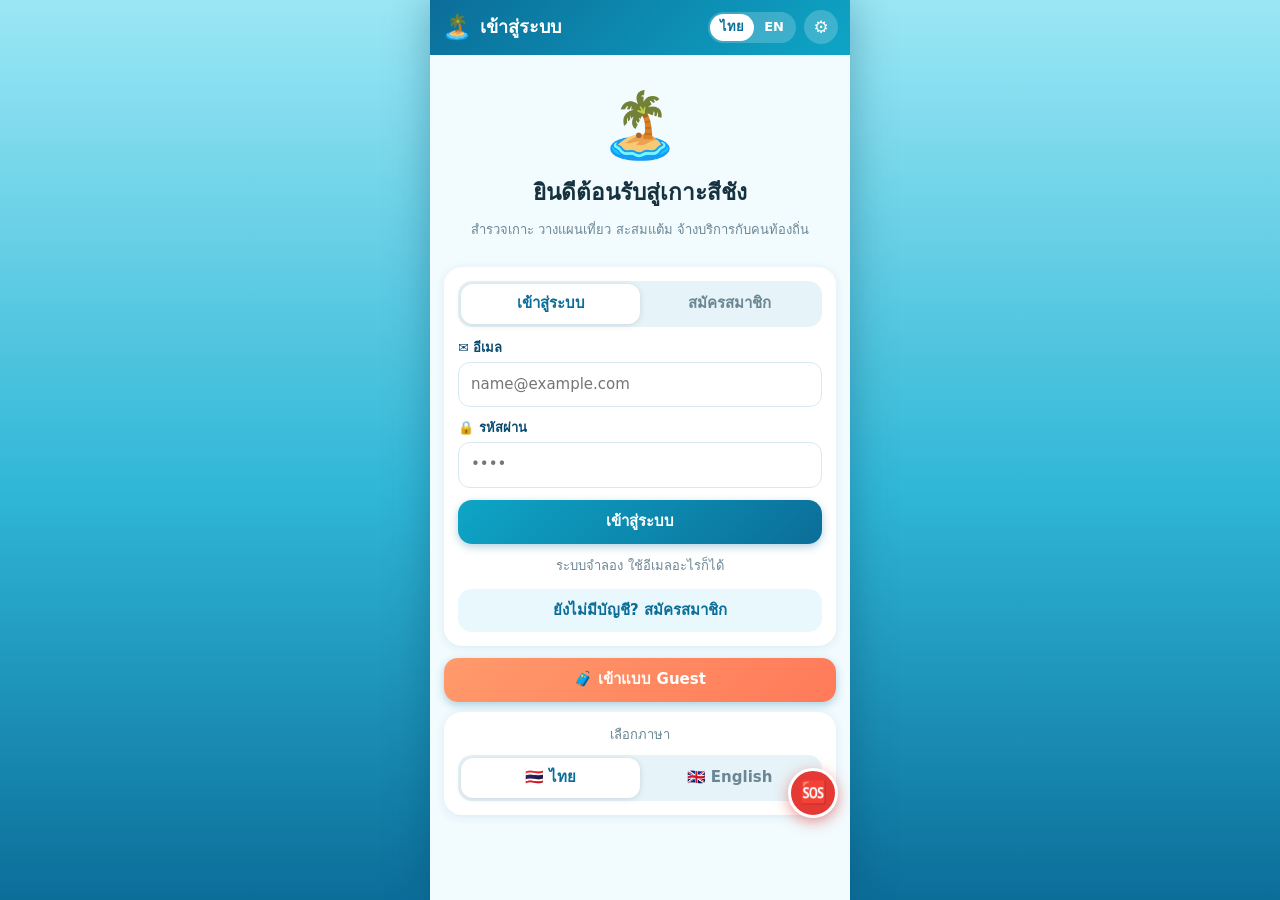
<file: index.html>
<!doctype html>
<html lang="th">
<head>
  <meta charset="utf-8">
  <meta name="viewport" content="width=device-width, initial-scale=1, viewport-fit=cover">
  <meta name="theme-color" content="#0b6e99">
  <title>เกาะสีชัง</title>
  <link rel="stylesheet" href="style.css">
</head>
<body>
  <div class="app" id="app">
    <div id="offline" class="offline" hidden></div>
    <header id="top" class="top"></header>
    <main id="view" class="view"></main>
    <button id="sos" class="sos" data-act="sos" aria-label="SOS">🆘</button>
    <nav id="nav" class="nav" hidden>
      <button data-act="tab" data-to="home"><span class="ni">🏠</span><span class="nl" data-nl="tab_home"></span></button>
      <button data-act="tab" data-to="maps"><span class="ni">🗺️</span><span class="nl" data-nl="tab_maps"></span></button>
      <button data-act="tab" data-to="scan" class="scantab" aria-label="Scan QR"><span class="ni"><svg viewBox="0 0 24 24" width="26" height="26" fill="none" stroke="#fff" stroke-width="2.2" stroke-linecap="round" stroke-linejoin="round"><path d="M4 8V5a1 1 0 0 1 1-1h3M16 4h3a1 1 0 0 1 1 1v3M20 16v3a1 1 0 0 1-1 1h-3M8 20H5a1 1 0 0 1-1-1v-3"/><rect x="8" y="8" width="3" height="3" rx=".5"/><rect x="13" y="8" width="3" height="3" rx=".5"/><rect x="8" y="13" width="3" height="3" rx=".5"/><path d="M14 14h2v2h-2z"/></svg></span><span class="nl" data-nl="tab_scan"></span></button>
      <button data-act="tab" data-to="book"><span class="ni">🎫</span><span class="nl" data-nl="tab_book"></span></button>
      <button data-act="tab" data-to="travel"><span class="ni">⛴️</span><span class="nl" data-nl="tab_travel"></span></button>
    </nav>
    <div id="toasts" class="toasts"></div>
    <div id="modal" class="modal" data-act="closeModalBg" hidden></div>
  </div>
  <script src="data.js"></script>
  <script src="app.js"></script>
</body>
</html>
</file>
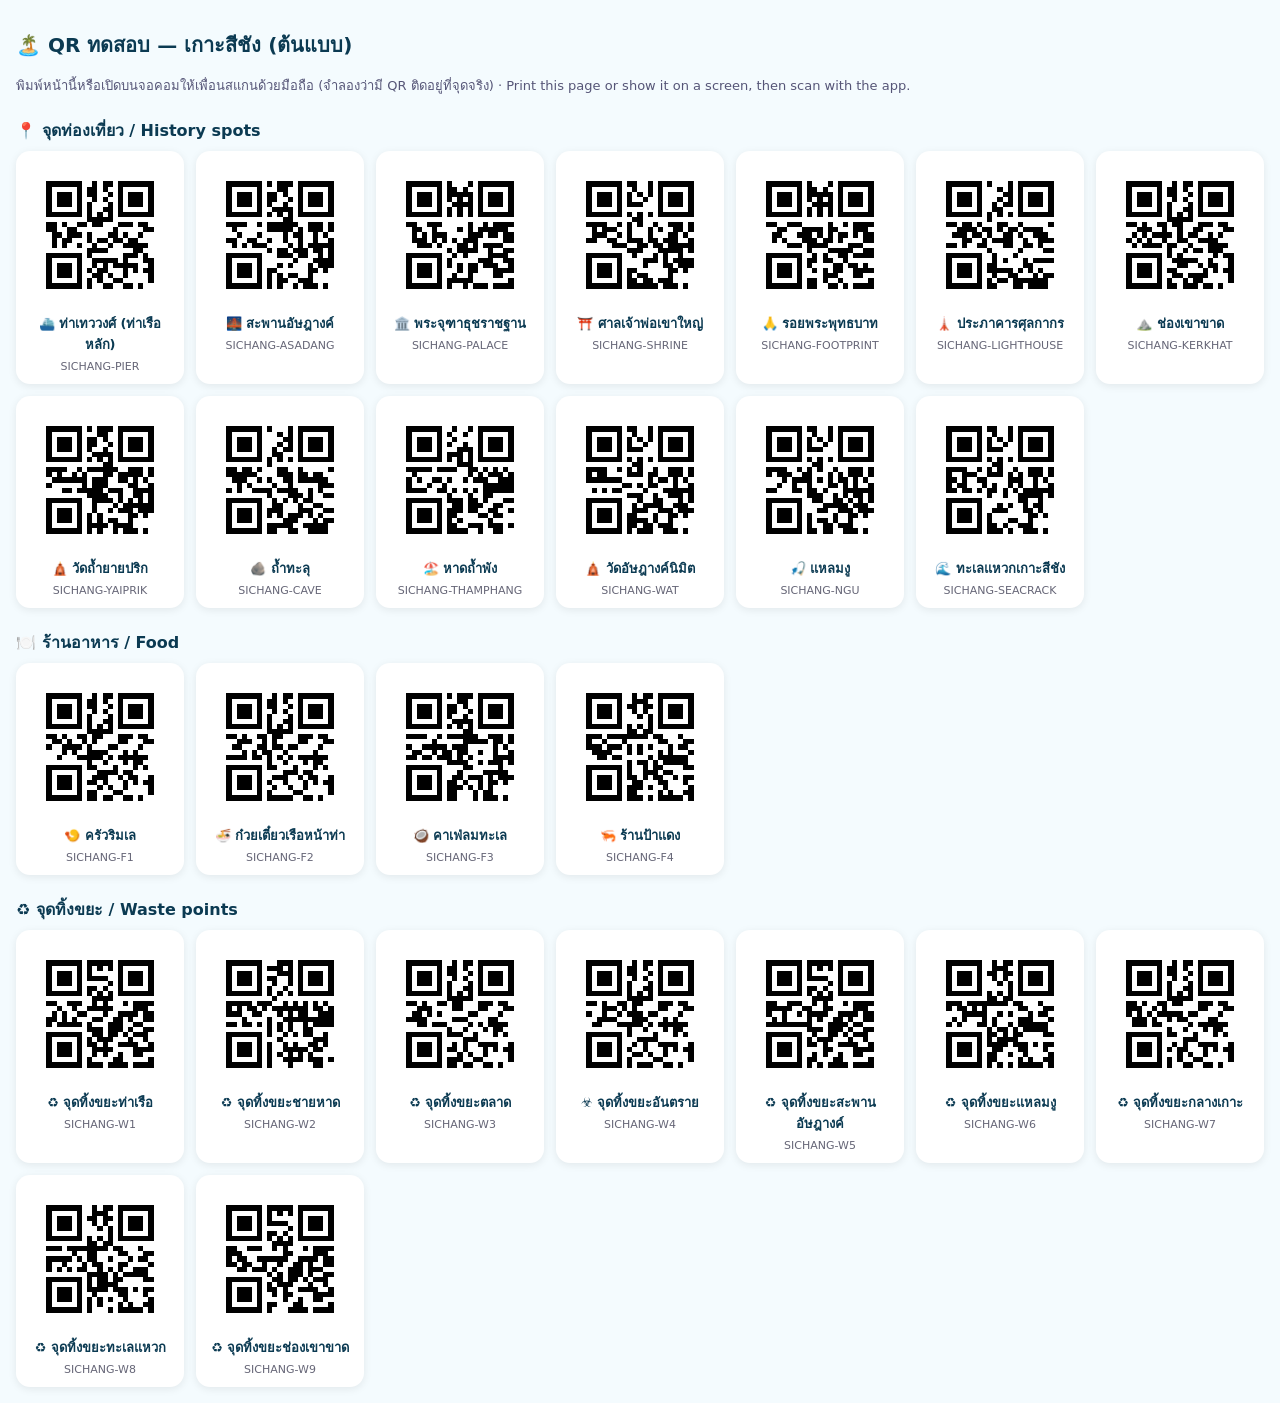
<file: qr.html>
<!doctype html><html lang="th"><head><meta charset="utf-8"><meta name="viewport" content="width=device-width,initial-scale=1"><title>QR ทดสอบเกาะสีชัง</title><style>body{font-family:system-ui,"Noto Sans Thai",sans-serif;margin:0;padding:16px;background:#f4fbfe;color:#0b3a52}h1{font-size:20px}h2{font-size:16px;margin:22px 0 8px}p.n{color:#557;font-size:13px}.g{display:grid;grid-template-columns:repeat(auto-fill,minmax(150px,1fr));gap:12px}.c{background:#fff;border-radius:14px;padding:10px;text-align:center;box-shadow:0 2px 8px rgba(0,0,0,.08);break-inside:avoid}.c img{width:100%;image-rendering:pixelated}.c b{display:block;font-size:13px}.c span{font-size:11px;color:#667}@media print{body{background:#fff}}</style></head><body><h1>🏝️ QR ทดสอบ — เกาะสีชัง (ต้นแบบ)</h1><p class="n">พิมพ์หน้านี้หรือเปิดบนจอคอมให้เพื่อนสแกนด้วยมือถือ (จำลองว่ามี QR ติดอยู่ที่จุดจริง) · Print this page or show it on a screen, then scan with the app.</p>
<h2>📍 จุดท่องเที่ยว / History spots</h2><div class="g">
<div class="c"><img alt="SICHANG-PIER" src="[data-uri]"><b>⛴️ ท่าเทววงศ์ (ท่าเรือหลัก)</b><span>SICHANG-PIER</span></div>
<div class="c"><img alt="SICHANG-ASADANG" src="[data-uri]"><b>🌉 สะพานอัษฎางค์</b><span>SICHANG-ASADANG</span></div>
<div class="c"><img alt="SICHANG-PALACE" src="[data-uri]"><b>🏛️ พระจุฑาธุชราชฐาน</b><span>SICHANG-PALACE</span></div>
<div class="c"><img alt="SICHANG-SHRINE" src="[data-uri]"><b>⛩️ ศาลเจ้าพ่อเขาใหญ่</b><span>SICHANG-SHRINE</span></div>
<div class="c"><img alt="SICHANG-FOOTPRINT" src="[data-uri]"><b>🙏 รอยพระพุทธบาท</b><span>SICHANG-FOOTPRINT</span></div>
<div class="c"><img alt="SICHANG-LIGHTHOUSE" src="[data-uri]"><b>🗼 ประภาคารศุลกากร</b><span>SICHANG-LIGHTHOUSE</span></div>
<div class="c"><img alt="SICHANG-KERKHAT" src="[data-uri]"><b>⛰️ ช่องเขาขาด</b><span>SICHANG-KERKHAT</span></div>
<div class="c"><img alt="SICHANG-YAIPRIK" src="[data-uri]"><b>🛕 วัดถ้ำยายปริก</b><span>SICHANG-YAIPRIK</span></div>
<div class="c"><img alt="SICHANG-CAVE" src="[data-uri]"><b>🪨 ถ้ำทะลุ</b><span>SICHANG-CAVE</span></div>
<div class="c"><img alt="SICHANG-THAMPHANG" src="[data-uri]"><b>🏖️ หาดถ้ำพัง</b><span>SICHANG-THAMPHANG</span></div>
<div class="c"><img alt="SICHANG-WAT" src="[data-uri]"><b>🛕 วัดอัษฎางค์นิมิต</b><span>SICHANG-WAT</span></div>
<div class="c"><img alt="SICHANG-NGU" src="[data-uri]"><b>🎣 แหลมงู</b><span>SICHANG-NGU</span></div>
<div class="c"><img alt="SICHANG-SEACRACK" src="[data-uri]"><b>🌊 ทะเลแหวกเกาะสีชัง</b><span>SICHANG-SEACRACK</span></div>
</div>
<h2>🍽️ ร้านอาหาร / Food</h2><div class="g">
<div class="c"><img alt="SICHANG-F1" src="[data-uri]"><b>🍤 ครัวริมเล</b><span>SICHANG-F1</span></div>
<div class="c"><img alt="SICHANG-F2" src="[data-uri]"><b>🍜 ก๋วยเตี๋ยวเรือหน้าท่า</b><span>SICHANG-F2</span></div>
<div class="c"><img alt="SICHANG-F3" src="[data-uri]"><b>🥥 คาเฟ่ลมทะเล</b><span>SICHANG-F3</span></div>
<div class="c"><img alt="SICHANG-F4" src="[data-uri]"><b>🦐 ร้านป้าแดง</b><span>SICHANG-F4</span></div>
</div>
<h2>♻️ จุดทิ้งขยะ / Waste points</h2><div class="g">
<div class="c"><img alt="SICHANG-W1" src="[data-uri]"><b>♻️ จุดทิ้งขยะท่าเรือ</b><span>SICHANG-W1</span></div>
<div class="c"><img alt="SICHANG-W2" src="[data-uri]"><b>♻️ จุดทิ้งขยะชายหาด</b><span>SICHANG-W2</span></div>
<div class="c"><img alt="SICHANG-W3" src="[data-uri]"><b>♻️ จุดทิ้งขยะตลาด</b><span>SICHANG-W3</span></div>
<div class="c"><img alt="SICHANG-W4" src="[data-uri]"><b>☣️ จุดทิ้งขยะอันตราย</b><span>SICHANG-W4</span></div>
<div class="c"><img alt="SICHANG-W5" src="[data-uri]"><b>♻️ จุดทิ้งขยะสะพานอัษฎางค์</b><span>SICHANG-W5</span></div>
<div class="c"><img alt="SICHANG-W6" src="[data-uri]"><b>♻️ จุดทิ้งขยะแหลมงู</b><span>SICHANG-W6</span></div>
<div class="c"><img alt="SICHANG-W7" src="[data-uri]"><b>♻️ จุดทิ้งขยะกลางเกาะ</b><span>SICHANG-W7</span></div>
<div class="c"><img alt="SICHANG-W8" src="[data-uri]"><b>♻️ จุดทิ้งขยะทะเลแหวก</b><span>SICHANG-W8</span></div>
<div class="c"><img alt="SICHANG-W9" src="[data-uri]"><b>♻️ จุดทิ้งขยะช่องเขาขาด</b><span>SICHANG-W9</span></div>
</div>
</body></html>
</file>
<file: style.css>
:root{
  --sea:#0ea5c6; --deep:#0b6e99; --navy:#0b4a6f; --foam:#e8f8fc; --sand:#fff3d6; --coral:#ff7a59;
  --green:#22c55e; --red:#e53935; --ink:#17323f; --mute:#6b8794; --line:#d7eaf1; --card:#fff;
}
*{box-sizing:border-box;-webkit-tap-highlight-color:transparent}
html,body{margin:0;height:100%}
body{
  font-family:"Sarabun","Noto Sans Thai","Leelawadee UI",Tahoma,system-ui,sans-serif;
  color:var(--ink);font-size:15px;line-height:1.45;
  background:linear-gradient(180deg,#9be7f5 0%,#2fb6d6 55%,#0b6e99 100%) fixed;
}
button,input,select{font:inherit;color:inherit}
button{cursor:pointer}
.app{
  position:relative;max-width:420px;height:100vh;height:100dvh;margin:0 auto;
  display:flex;flex-direction:column;background:#f2fbfe;overflow:hidden;
  box-shadow:0 0 40px rgba(6,60,90,.35);
}

/* header */
.top{display:flex;align-items:center;gap:8px;padding:10px 12px;background:linear-gradient(135deg,var(--deep),var(--sea));color:#fff;min-height:54px}
.top h1{flex:1;margin:0;font-size:18px;font-weight:700;white-space:nowrap;overflow:hidden;text-overflow:ellipsis}
.back{border:0;background:rgba(255,255,255,.2);color:#fff;border-radius:50%;width:34px;height:34px;font-size:18px}
.logo{font-size:24px}
.langseg{display:flex;background:rgba(255,255,255,.2);border-radius:20px;padding:2px}
.langseg button{border:0;background:transparent;color:#fff;padding:4px 10px;border-radius:18px;font-size:13px;font-weight:600}
.langseg button.on{background:#fff;color:var(--deep)}

.view{flex:1;overflow-y:auto;padding:14px 14px 96px;scroll-behavior:smooth}

/* nav */
.nav{display:grid;grid-template-columns:repeat(6,1fr);background:#fff;border-top:1px solid var(--line);padding:4px 4px calc(4px + env(safe-area-inset-bottom));z-index:5}
.nav[hidden]{display:none}
.nav button{border:0;background:transparent;display:flex;flex-direction:column;align-items:center;gap:0;padding:5px 0;border-radius:12px;color:var(--mute)}
.nav .ni{font-size:21px;filter:grayscale(.7)}
.nav .nl{font-size:11.5px;font-weight:600}
.nav button.on{color:var(--deep);background:var(--foam)}
.nav button.on .ni{filter:none}

/* sos / toast / offline */
.sos{position:absolute;right:12px;bottom:82px;width:50px;height:50px;border-radius:50%;border:3px solid #fff;background:var(--red);font-size:22px;z-index:20;box-shadow:0 4px 14px rgba(229,57,53,.5);animation:sospulse 2.4s infinite}
@keyframes sospulse{0%,100%{box-shadow:0 4px 14px rgba(229,57,53,.5)}50%{box-shadow:0 0 0 10px rgba(229,57,53,.15)}}
.offline{background:#37474f;color:#fff;text-align:center;font-size:13px;padding:6px 10px}
.offline[hidden]{display:none}
.toasts{position:absolute;top:60px;left:12px;right:12px;z-index:60;display:flex;flex-direction:column;gap:8px;pointer-events:none}
.toast{background:#0b4a6f;color:#fff;padding:10px 14px;border-radius:14px;box-shadow:0 6px 20px rgba(0,0,0,.25);font-size:14px;animation:tin .25s ease}
.toast.ok{background:#15803d}.toast.warn{background:#c2410c}.toast.err{background:#b91c1c}
.toast.out{opacity:0;transform:translateY(-10px);transition:all .3s}
@keyframes tin{from{opacity:0;transform:translateY(-12px)}to{opacity:1;transform:none}}

/* modal */
.modal{position:absolute;inset:0;background:rgba(5,40,60,.5);z-index:40;display:flex;align-items:flex-end}
.modal[hidden]{display:none}
.sheet{width:100%;max-height:88%;overflow-y:auto;background:#fff;border-radius:24px 24px 0 0;padding:18px 16px 22px;animation:up .25s ease}
@keyframes up{from{transform:translateY(60px);opacity:.4}to{transform:none;opacity:1}}
.sheet h3{margin:0 0 4px;font-size:19px}
.grab{width:42px;height:4px;background:#cfe3ea;border-radius:4px;margin:-8px auto 12px}

/* generic */
.card{background:var(--card);border-radius:18px;padding:14px;margin-bottom:12px;box-shadow:0 2px 10px rgba(11,110,153,.1)}
.card h3{margin:0 0 8px;font-size:16px}
.muted{color:var(--mute);font-size:13px}
.row{display:flex;align-items:center;gap:10px}
.between{justify-content:space-between}
.grow{flex:1;min-width:0}
.center{text-align:center}
.mt{margin-top:10px}
.btn{border:0;border-radius:14px;padding:11px 16px;font-weight:700;background:linear-gradient(135deg,var(--sea),var(--deep));color:#fff;box-shadow:0 3px 8px rgba(11,110,153,.3)}
.btn.block{display:block;width:100%}
.btn.ghost{background:var(--foam);color:var(--deep);box-shadow:none}
.btn.coral{background:linear-gradient(135deg,#ff9a6b,var(--coral))}
.btn.danger{background:#fdecea;color:var(--red);box-shadow:none}
.btn:disabled{background:#cfdde3;color:#7b929c;box-shadow:none;cursor:not-allowed}
.btn.sm{padding:7px 12px;font-size:13px;border-radius:12px}
.chips{display:flex;gap:8px;overflow-x:auto;padding:2px 0 10px}
.chip{border:1.5px solid var(--line);background:#fff;border-radius:20px;padding:6px 14px;white-space:nowrap;font-weight:600;font-size:13.5px;color:var(--mute)}
.chip.on{background:var(--deep);border-color:var(--deep);color:#fff}
.badge{display:inline-block;border-radius:12px;padding:2px 10px;font-size:12px;font-weight:700}
.badge.pending{background:#fff4d6;color:#a16207}.badge.confirmed{background:#dcfce7;color:#15803d}.badge.done{background:#e0e7ff;color:#4338ca}
.field{display:block;margin-bottom:12px}
.field>span{display:block;font-size:13px;font-weight:600;margin-bottom:4px;color:var(--navy)}
.field input,.field select{width:100%;padding:11px 12px;border:1.5px solid var(--line);border-radius:12px;background:#fff}
.field input:focus,.field select:focus{outline:2px solid var(--sea);border-color:var(--sea)}
.seg{display:flex;background:#e6f3f8;border-radius:14px;padding:3px;margin-bottom:12px}
.seg button{flex:1;border:0;background:transparent;padding:9px 6px;border-radius:12px;font-weight:700;color:var(--mute)}
.seg button.on{background:#fff;color:var(--deep);box-shadow:0 1px 6px rgba(0,0,0,.12)}
.bar{height:12px;border-radius:8px;background:#dcecf2;overflow:hidden}
.bar>i{display:block;height:100%;border-radius:8px;background:linear-gradient(90deg,#34d399,var(--sea));transition:width .4s}
.stepper{display:flex;align-items:center;gap:14px}
.stepper button{width:36px;height:36px;border-radius:50%;border:0;background:var(--foam);color:var(--deep);font-size:20px;font-weight:700}
.stepper b{min-width:24px;text-align:center;font-size:18px}
.warn{background:#fff4e5;border:1.5px solid #ffc27a;color:#8a4b00;border-radius:14px;padding:10px 12px;font-size:13.5px;margin-bottom:12px}
.avatar{width:56px;height:56px;border-radius:50%;background:linear-gradient(135deg,#bdeefa,#7fdcf0);display:grid;place-items:center;font-size:30px;flex:none}
.avatar.lg{width:84px;height:84px;font-size:46px}

/* home */
.hero{border-radius:20px;padding:14px 16px;margin-bottom:12px;color:#fff;background:linear-gradient(135deg,var(--deep),var(--sea));display:flex;justify-content:space-between;align-items:center}
.hero h2{margin:0;font-size:18px}.hero p{margin:2px 0 0;opacity:.9;font-size:13px}
.hero .pts{background:rgba(255,255,255,.22);border-radius:16px;padding:6px 12px;font-weight:800;font-size:17px}
.quick{display:grid;grid-template-columns:repeat(4,1fr);gap:8px;margin-bottom:12px}
.quick button{border:0;background:#fff;border-radius:16px;padding:10px 4px;font-weight:700;color:var(--deep);box-shadow:0 2px 8px rgba(11,110,153,.12);display:flex;flex-direction:column;align-items:center;gap:2px}
.quick button span{font-size:26px}
.mapcard{border-radius:22px;overflow:hidden;box-shadow:0 6px 20px rgba(11,110,153,.25);border:3px solid #fff;margin-bottom:8px}
svg.island{display:block;width:100%;height:auto}
.pin{cursor:pointer;outline:none}
.pin .pb{fill:#fff;stroke:var(--sea);stroke-width:3;transition:transform .15s}
.pin .pb.done{stroke:var(--green)}
.pin .pulse{fill:rgba(255,255,255,.5);animation:pulse 2s infinite;transform-box:fill-box;transform-origin:center;pointer-events:none}
.pin:hover .pb,.pin:focus .pb{transform:scale(1.12)}
.pin .pi{font-size:17px}
.pin .pl{font-size:11px;font-weight:700;fill:var(--navy);stroke:#fff;stroke-width:3.2px;paint-order:stroke;stroke-linejoin:round}
.pin .pc{font-size:9px;fill:#fff;font-weight:900}
@keyframes pulse{0%{transform:scale(.9);opacity:.9}100%{transform:scale(1.5);opacity:0}}
.boat{animation:bob 4s ease-in-out infinite}
@keyframes bob{0%,100%{transform:translate(0,0)}50%{transform:translate(14px,-3px)}}
.cloud{animation:drift 22s linear infinite alternate}
@keyframes drift{from{transform:translateX(-12px)}to{transform:translateX(20px)}}
.waves{animation:wv 5s ease-in-out infinite}
@keyframes wv{0%,100%{transform:translateX(0)}50%{transform:translateX(8px)}}

/* lists */
.item{display:flex;gap:12px;align-items:center;padding:12px;background:#fff;border-radius:16px;margin-bottom:10px;box-shadow:0 2px 8px rgba(11,110,153,.1);cursor:pointer;border:0;width:100%;text-align:left}
.thumb{width:62px;height:62px;border-radius:16px;background:linear-gradient(135deg,#bdeefa,#ffe9b8);display:grid;place-items:center;font-size:32px;flex:none}
.thumb.hero2{width:100%;height:130px;font-size:64px;border-radius:18px;margin-bottom:12px}
.price{font-weight:800;color:var(--deep)}
.check{width:30px;height:30px;border-radius:50%;border:2.5px solid #b7d4de;background:#fff;display:grid;place-items:center;font-weight:900;color:#fff;flex:none}
.check.on{background:var(--green);border-color:var(--green)}
.mission{display:flex;gap:12px;align-items:center;background:#fff;padding:12px;border-radius:16px;margin-bottom:10px;width:100%;border:0;text-align:left;box-shadow:0 2px 8px rgba(11,110,153,.1)}
.mission.done .grow{text-decoration:line-through;color:var(--mute)}
.big{font-size:44px;font-weight:900;color:var(--deep);line-height:1}
.srcrow{margin:8px 0}
.srcrow .row{font-size:13.5px;font-weight:600;margin-bottom:3px}
.log{display:flex;justify-content:space-between;gap:8px;padding:8px 0;border-bottom:1px dashed var(--line);font-size:14px}
.log b.plus{color:#15803d}.log b.minus{color:var(--red)}
.code{font-family:ui-monospace,Menlo,monospace;font-size:26px;font-weight:900;letter-spacing:3px;background:var(--sand);border:2px dashed #e0b84c;border-radius:14px;padding:12px;text-align:center;margin:12px 0}

/* timeline */
.steps{position:relative;margin:6px 0 4px}
.step{display:flex;gap:12px;align-items:flex-start;padding-bottom:18px;position:relative}
.step:not(:last-child)::before{content:"";position:absolute;left:14px;top:30px;bottom:0;width:3px;background:#cfe3ea}
.step.done:not(:last-child)::before{background:var(--green)}
.step i{width:30px;height:30px;border-radius:50%;background:#dcecf2;display:grid;place-items:center;font-style:normal;font-weight:800;color:#7b929c;flex:none}
.step.done i{background:var(--green);color:#fff}
.step.now i{background:var(--sea);color:#fff;box-shadow:0 0 0 5px rgba(14,165,198,.25)}
.step b{display:block}
.step .muted{margin-top:-1px}

/* travel */
.next{background:linear-gradient(135deg,#ff9a6b,var(--coral));color:#fff;border-radius:20px;padding:16px;text-align:center;margin-bottom:12px}
.next .t{font-size:38px;font-weight:900;line-height:1.1}
.next .cd{font-size:22px;font-weight:800;font-variant-numeric:tabular-nums;background:rgba(255,255,255,.22);display:inline-block;padding:4px 14px;border-radius:14px;margin-top:6px}
.times{display:grid;grid-template-columns:repeat(4,1fr);gap:8px}
.times span{background:var(--foam);border-radius:10px;padding:6px 0;text-align:center;font-weight:700;font-size:14px;color:var(--deep)}
.times span.past{opacity:.4;text-decoration:line-through}
.times span.nx{background:var(--coral);color:#fff}
.tide{width:100%;height:auto;display:block}

/* v2: แผนที่จริง + แพลนเที่ยว */
.quick button{font-size:12.5px;padding:10px 2px}
.quick button span{font-size:24px}
.isl-l{font-size:9.5px;font-weight:700;fill:#0b4a6f;stroke:#fff;stroke-width:2.6px;paint-order:stroke;stroke-linejoin:round}
.map-note{font-size:9.5px;fill:#fff;opacity:.9}
.pin .pl{font-size:10.5px}
.pin.num .pb{fill:var(--coral);stroke:#fff}
.pin.num .pi{fill:#fff;font-size:15px;font-weight:800}
.daytabs{display:flex;gap:8px;overflow-x:auto;padding:2px 0 10px}
.pitem{display:flex;gap:10px;align-items:center;background:#fff;border-radius:16px;padding:10px;margin-bottom:8px;box-shadow:0 2px 8px rgba(11,110,153,.1)}
.pitem .no{width:26px;height:26px;border-radius:50%;background:var(--coral);color:#fff;font-weight:800;display:grid;place-items:center;flex:none;font-size:13px}
.pitem input[type=time]{border:1.5px solid var(--line);border-radius:10px;padding:5px 4px;width:122px;font-size:13.5px;background:#fff}
.xbtn{border:0;background:#fdecea;color:var(--red);width:32px;height:32px;border-radius:50%;font-weight:800;flex:none}
.item:disabled{opacity:.55;cursor:default}
.hero .pts{white-space:nowrap;flex:none;margin-left:8px}

/* v3: แชทบอทวางแผน */
.view.chatmode{display:flex;flex-direction:column;overflow:hidden;padding-bottom:8px}
.chatwrap{flex:1;min-height:0;display:flex;flex-direction:column}
.msgs{flex:1;min-height:0;overflow-y:auto;padding:4px 2px 8px;display:flex;flex-direction:column;gap:10px}
.msg{display:flex;gap:8px;align-items:flex-end;max-width:94%}
.msg.me{align-self:flex-end;justify-content:flex-end}
.msg.bot{align-self:flex-start}
.bav{width:30px;height:30px;border-radius:50%;background:linear-gradient(135deg,#bdeefa,#7fdcf0);display:grid;place-items:center;flex:none;font-size:17px}
.bub{padding:10px 12px;border-radius:16px;line-height:1.45;white-space:pre-line;word-break:break-word;box-shadow:0 1px 5px rgba(11,110,153,.12)}
.msg.bot .bub{background:#fff;border-bottom-left-radius:4px}
.msg.me .bub{background:linear-gradient(135deg,var(--sea),var(--deep));color:#fff;border-bottom-right-radius:4px}
.cchips{display:flex;gap:8px;overflow-x:auto;padding:6px 0 6px;flex:none}
.cchips .chip{flex:none}
.chatin{display:flex;gap:8px;flex:none}
.chatin input{flex:1;min-width:0;padding:11px 14px;border:1.5px solid var(--line);border-radius:24px;background:#fff}
.chatin input:focus{outline:2px solid var(--sea);border-color:var(--sea)}
.chatin .btn{border-radius:50%;width:46px;height:46px;padding:0;flex:none}
.typing{display:flex;gap:4px;padding:14px 16px}
.typing i{width:7px;height:7px;border-radius:50%;background:#9ab8c4;animation:blink 1.2s infinite}
.typing i:nth-child(2){animation-delay:.2s}.typing i:nth-child(3){animation-delay:.4s}
@keyframes blink{0%,60%,100%{opacity:.3}30%{opacity:1}}
.plancard{margin-top:8px;background:var(--foam);border-radius:12px;padding:8px 10px;white-space:normal}
.cday{margin-bottom:8px}
.crow{display:flex;gap:8px;font-size:13.5px;padding:2px 0}
.ct{font-weight:800;color:var(--deep);min-width:44px}
.planseg{flex:none}
.app.chatmode .sos{top:62px;right:10px;bottom:auto;width:40px;height:40px;font-size:18px;animation:none}
.view.chatmode .planseg{margin-right:46px}

/* v4: ทิ้งขยะ + QR + AI */
.wastebanner{display:flex;align-items:center;gap:12px;width:100%;border:0;text-align:left;color:#fff;border-radius:18px;padding:12px 14px;margin-bottom:12px;background:linear-gradient(135deg,#16a34a,#0d9488);box-shadow:0 4px 12px rgba(22,163,74,.35)}
.wastebanner b{display:block;font-size:15px}
.wb-i{font-size:30px}.wb-s{display:block;font-size:12.5px;opacity:.92}
.scanbox{position:relative;width:230px;height:230px;margin:6px auto;border-radius:20px;background:linear-gradient(135deg,#0b3a52,#0b6e99);overflow:hidden;display:grid;place-items:center}
.qrfake{font-size:120px;color:rgba(255,255,255,.35);line-height:1}
.scanline{position:absolute;left:12px;right:12px;height:3px;background:#34d399;box-shadow:0 0 12px #34d399;animation:scanmove 2.2s ease-in-out infinite}
@keyframes scanmove{0%,100%{top:14px}50%{top:212px}}
.cr{position:absolute;width:30px;height:30px;border:4px solid #fff;border-radius:6px}
.cr.tl{top:10px;left:10px;border-right:0;border-bottom:0}.cr.tr{top:10px;right:10px;border-left:0;border-bottom:0}
.cr.bl{bottom:10px;left:10px;border-right:0;border-top:0}.cr.br{bottom:10px;right:10px;border-left:0;border-top:0}
.wchip{display:inline-block;color:#fff;border-radius:12px;padding:2px 10px;font-size:12.5px;font-weight:700;margin:2px 4px 2px 0}
.wimg{display:block;width:100%;max-height:260px;object-fit:cover;border-radius:16px;margin-bottom:10px}
.okbox{background:#e8f9ee;border:1.5px solid #86d9a3;color:#15803d;border-radius:14px;padding:10px 12px;font-size:13.5px;margin-bottom:12px}
details summary{cursor:pointer}

.nav .scantab{position:relative}
.nav .scantab{}
.nav button.scantab .ni{display:grid;place-items:center;width:46px;height:46px;margin-top:-20px;border-radius:50%;background:linear-gradient(135deg,#16a34a,#0d9488);color:#fff;font-size:24px;filter:none;box-shadow:0 4px 10px rgba(22,163,74,.45);border:3px solid #fff}
.nav button.scantab,.nav button.scantab.on{background:transparent}
.nav button.scantab.on .nl{color:#16a34a}

/* v5: แถบเมนูใหม่ (สแกนอยู่กลาง) */
.gear{border:0;background:rgba(255,255,255,.2);color:#fff;width:34px;height:34px;border-radius:50%;font-size:17px;display:grid;place-items:center;padding:0;flex:none}
.gear.on{background:#fff}
.nav{grid-template-columns:repeat(5,1fr);align-items:end;position:relative;border-top:0;border-radius:22px 22px 0 0;padding:6px 8px calc(6px + env(safe-area-inset-bottom));box-shadow:0 -6px 20px rgba(11,58,82,.12)}
.nav button{position:relative;background:transparent!important;padding:6px 0 4px;gap:2px;border-radius:14px;transition:color .15s}
.nav .ni{font-size:22px;transition:transform .15s}
.nav button.on{color:var(--deep)}
.nav button.on .ni{transform:translateY(-2px)}
.nav button:not(.scantab).on::after{content:"";position:absolute;top:-6px;left:50%;width:22px;height:4px;margin-left:-11px;border-radius:0 0 4px 4px;background:linear-gradient(90deg,var(--sea),var(--deep))}
.nav button.scantab{background:transparent!important;color:#15803d}
.nav button.scantab .ni{width:58px;height:58px;margin-top:-30px;border:4px solid #fff;box-shadow:0 6px 16px rgba(22,163,74,.5);background:linear-gradient(135deg,#22c55e,#0d9488);transform:none}
.nav button.scantab:active .ni{transform:scale(.94)}
.nav button.scantab .nl{font-weight:700}

/* v6: กล้องสแกน QR */
.camwrap{position:relative;width:100%;max-width:340px;aspect-ratio:1/1;margin:6px auto;border-radius:20px;background:#0b3a52;overflow:hidden}
.camwrap video{width:100%;height:100%;object-fit:cover;display:block}
.camwrap .scanline{left:14px;right:14px}
.camwrap .cr{border-color:#fff}
</file>
